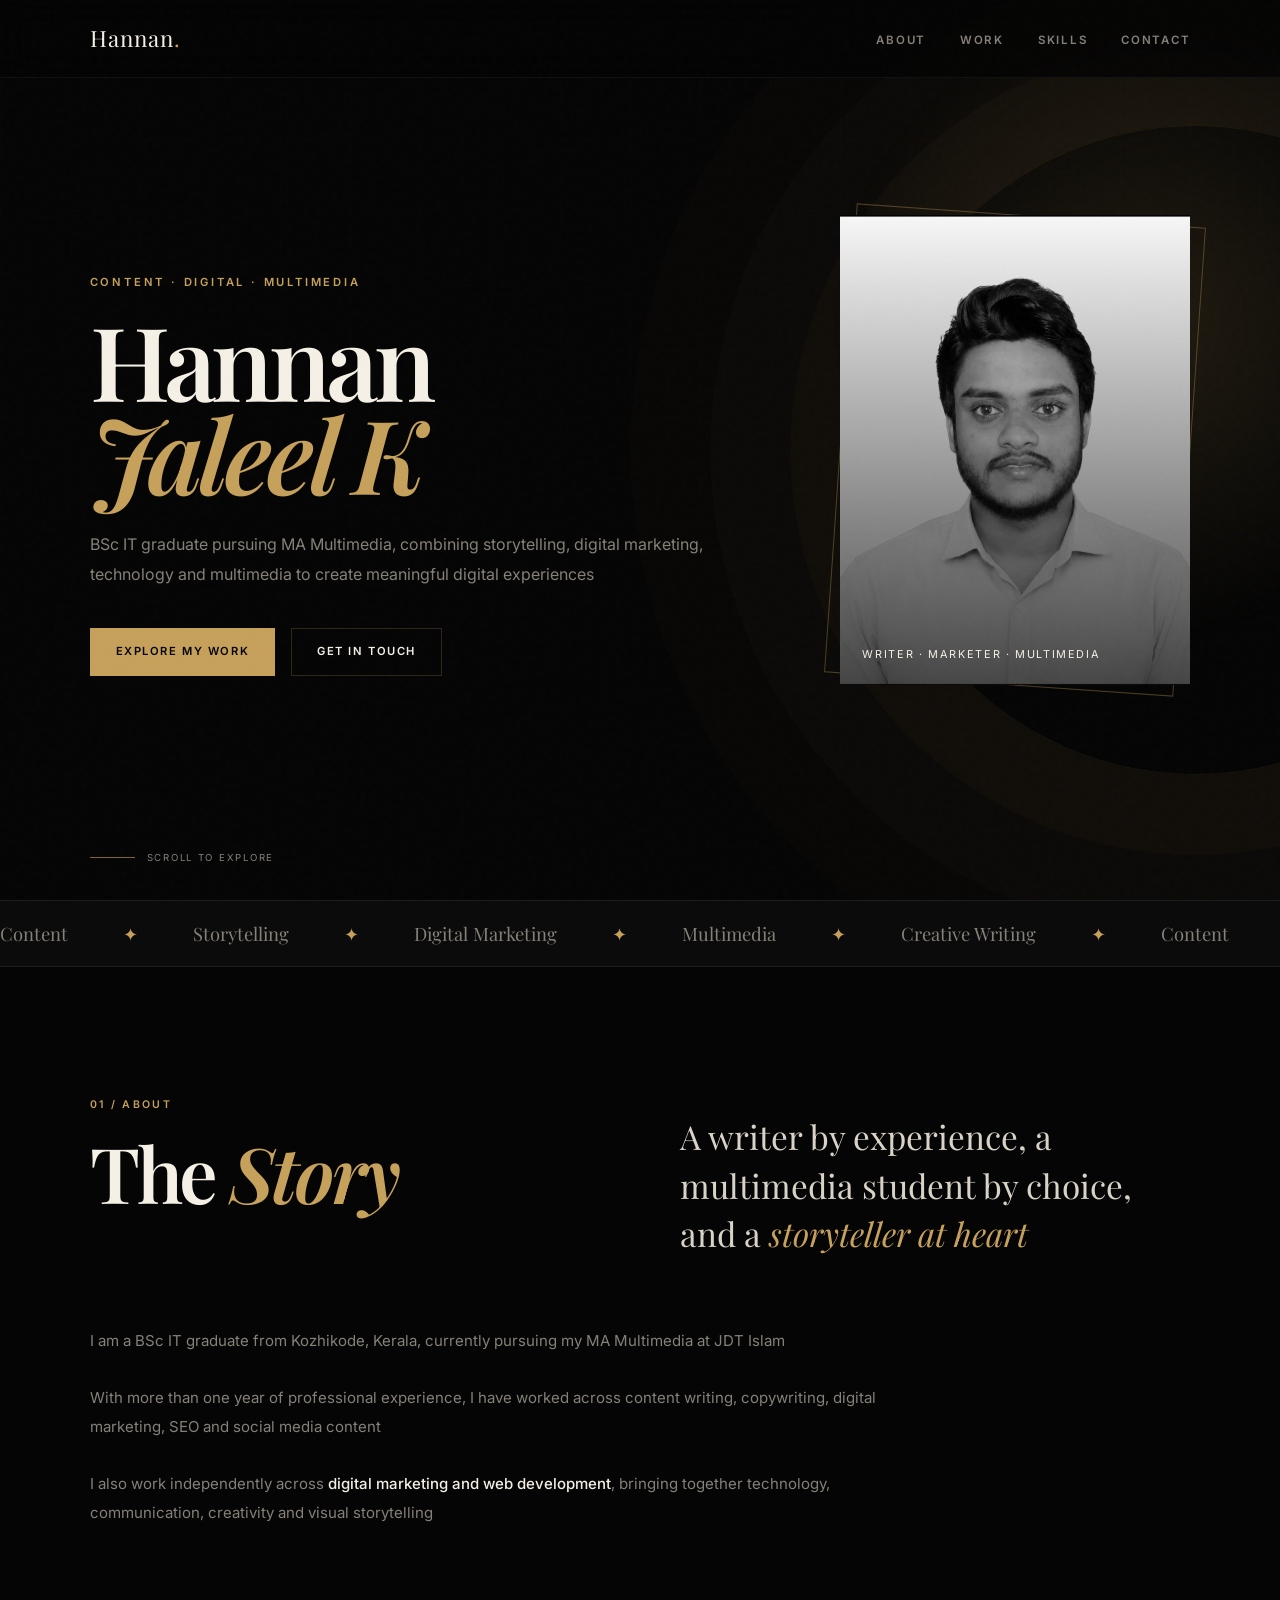
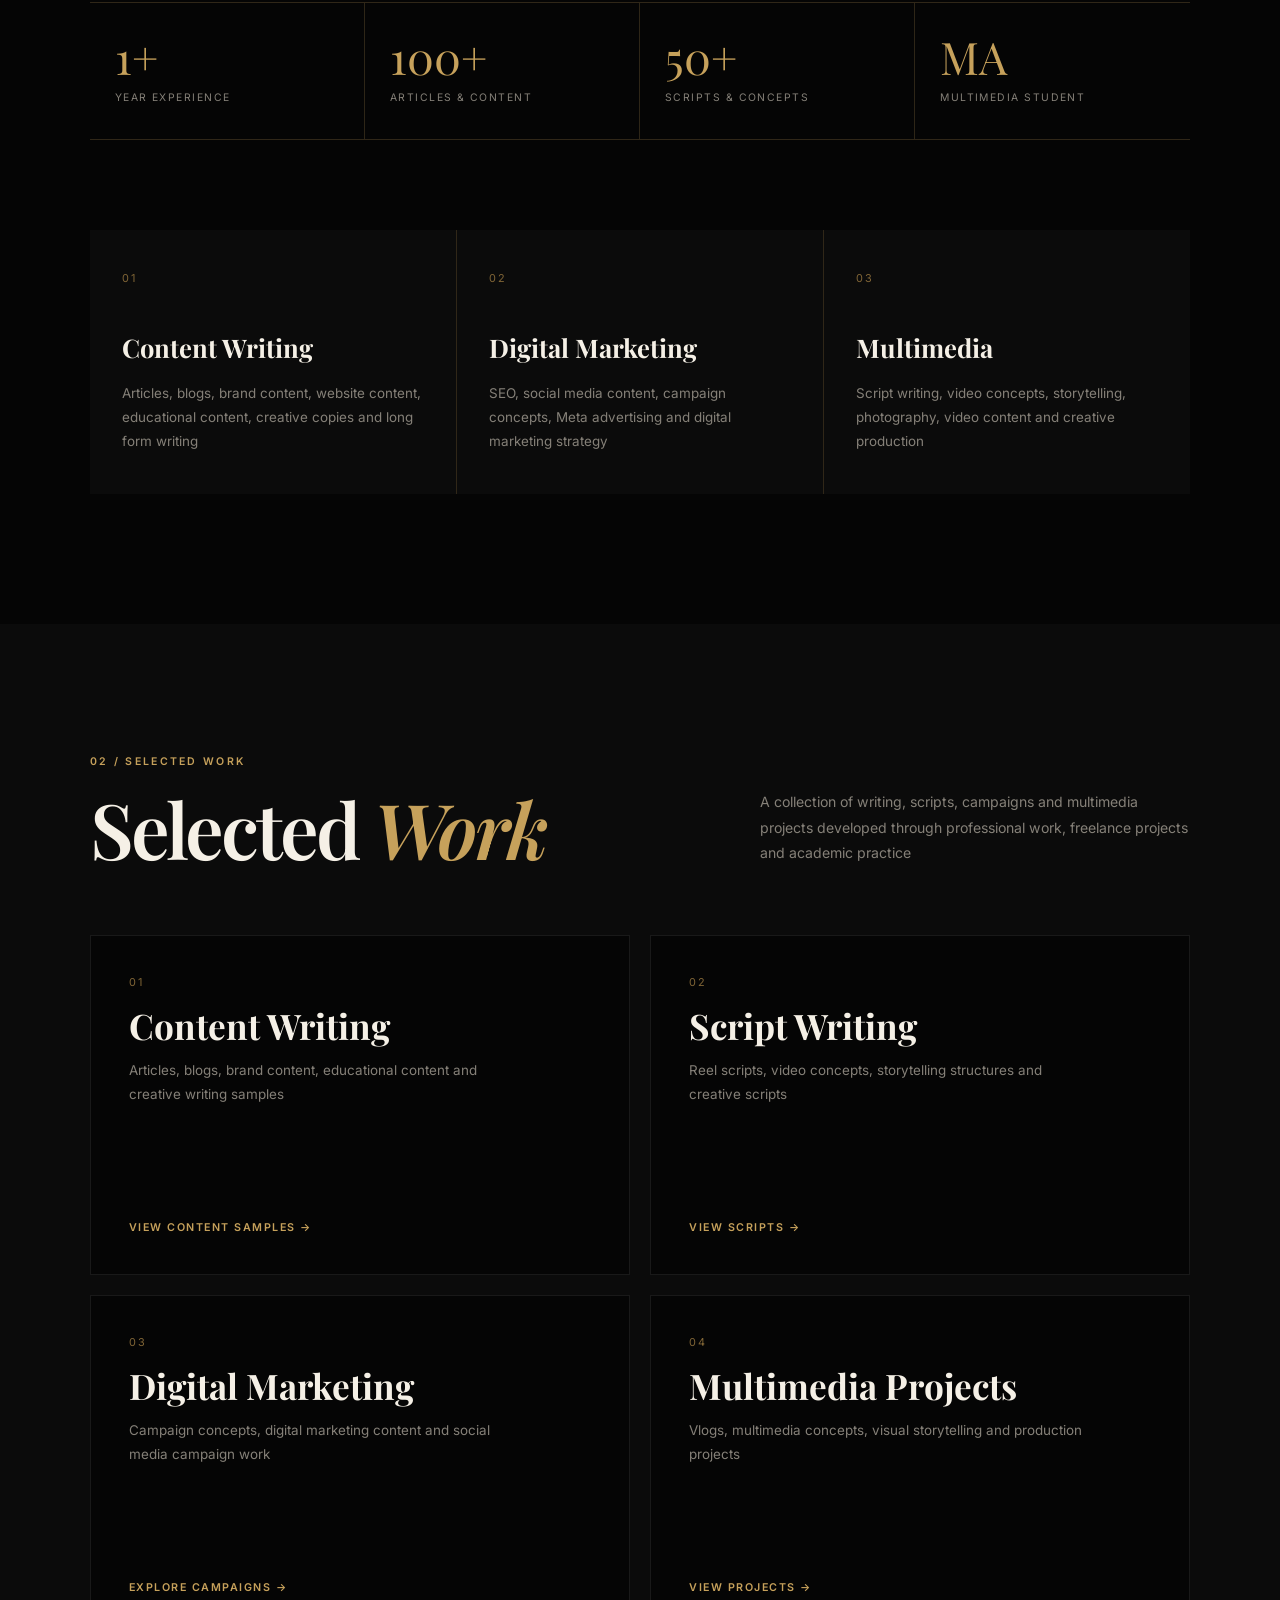
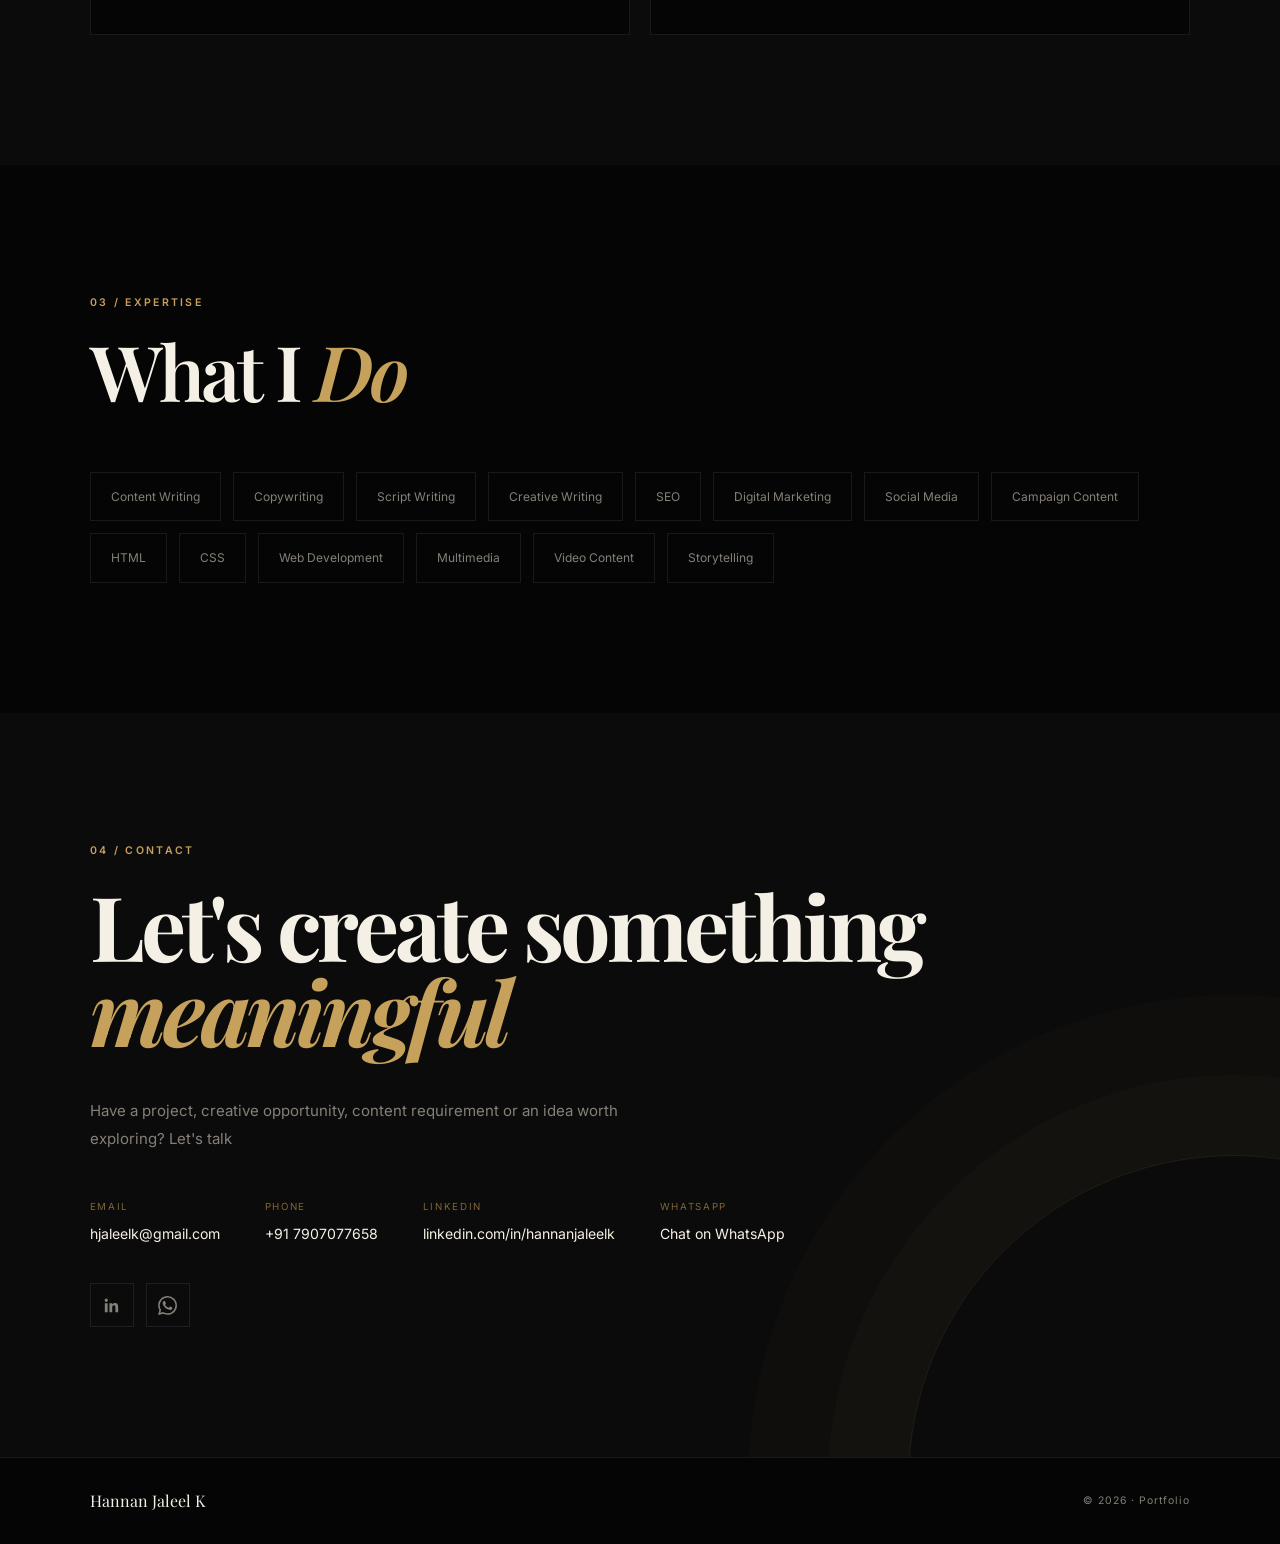
<file: index.html>
<!DOCTYPE html>

<html lang="en">

<head>
<meta charset="UTF-8">
<meta name="viewport" content="width=device-width, initial-scale=1.0">

<title>Hannan Jaleel K | Content Writer | Digital Marketer | Multimedia</title>

<meta name="description" content="Hannan Jaleel K is a Content Writer, Digital Marketer and Multimedia professional from Kozhikode, Kerala">
<meta name="author" content="Hannan Jaleel K">

<link rel="preconnect" href="https://fonts.googleapis.com">
<link rel="preconnect" href="https://fonts.gstatic.com" crossorigin>

<link href="https://fonts.googleapis.com/css2?family=Inter:wght@400;500;600;700&family=Playfair+Display:ital,wght@400;500;600;700&display=swap" rel="stylesheet">

<style>

:root{
    --black:#050505;
    --black2:#0b0b0b;
    --black3:#111111;

    --gold:#c6a15b;
    --gold-light:#e3ca92;
    --gold-dark:#806536;

    --cream:#f5f0e6;
    --text:#d8d2c7;
    --muted:#858078;

    --line:rgba(198,161,91,.22);
    --soft:rgba(255,255,255,.08);
}

*{
    margin:0;
    padding:0;
    box-sizing:border-box;
}

html{
    scroll-behavior:smooth;
}

body{
    background:var(--black);
    color:var(--text);
    font-family:"Inter",sans-serif;
    line-height:1.6;
    overflow-x:hidden;
}

a{
    color:inherit;
    text-decoration:none;
}

::selection{
    background:var(--gold);
    color:var(--black);
}

::-webkit-scrollbar{
    width:7px;
}

::-webkit-scrollbar-track{
    background:var(--black);
}

::-webkit-scrollbar-thumb{
    background:var(--gold-dark);
    border-radius:20px;
}


/* GRAIN */

body::before{
    content:"";
    position:fixed;
    inset:0;
    pointer-events:none;
    z-index:9999;
    opacity:.035;

    background-image:url("data:image/svg+xml,%3Csvg viewBox='0 0 180 180' xmlns='http://www.w3.org/2000/svg'%3E%3Cfilter id='n'%3E%3CfeTurbulence type='fractalNoise' baseFrequency='.9' numOctaves='4' stitchTiles='stitch'/%3E%3C/filter%3E%3Crect width='100%25' height='100%25' filter='url(%23n)' opacity='.45'/%3E%3C/svg%3E");
}


/* NAVIGATION */

nav{
    position:fixed;
    top:0;
    left:0;
    width:100%;
    height:78px;

    display:flex;
    align-items:center;
    justify-content:space-between;

    padding:0 7vw;

    z-index:1000;

    background:rgba(5,5,5,.78);
    backdrop-filter:blur(18px);
    -webkit-backdrop-filter:blur(18px);

    border-bottom:1px solid rgba(255,255,255,.05);

    animation:navReveal 1s ease forwards;
}

.logo{
    font-family:"Playfair Display",serif;
    font-size:1.4rem;
    color:var(--cream);
    letter-spacing:.05em;
}

.logo span{
    color:var(--gold);
}

.nav-links{
    display:flex;
    gap:34px;
    list-style:none;
}

.nav-links a{
    position:relative;

    color:var(--muted);

    font-size:.72rem;
    font-weight:600;
    letter-spacing:.15em;
    text-transform:uppercase;

    transition:.3s ease;
}

.nav-links a::after{
    content:"";

    position:absolute;
    left:0;
    bottom:-7px;

    width:0;
    height:1px;

    background:var(--gold);

    transition:.3s ease;
}

.nav-links a:hover{
    color:var(--gold-light);
}

.nav-links a:hover::after{
    width:100%;
}


/* HERO */

.hero{
    position:relative;
    min-height:100vh;

    display:flex;
    align-items:center;

    padding:140px 7vw 90px;

    overflow:hidden;
}

.hero-grid{
    position:absolute;
    inset:0;

    opacity:.18;

    background-image:
        linear-gradient(rgba(198,161,91,.08) 1px,transparent 1px),
        linear-gradient(90deg,rgba(198,161,91,.08) 1px,transparent 1px);

    background-size:70px 70px;

    mask-image:linear-gradient(to bottom,black,transparent);
    -webkit-mask-image:linear-gradient(to bottom,black,transparent);

    animation:gridMove 20s linear infinite;
}

.hero-light{
    position:absolute;

    width:650px;
    height:650px;

    border-radius:50%;

    background:radial-gradient(
        circle,
        rgba(198,161,91,.15),
        transparent 68%
    );

    filter:blur(10px);

    right:-15%;
    top:0;

    pointer-events:none;
}

.hero-rings{
    position:absolute;

    width:650px;
    height:650px;

    right:-240px;
    top:50%;

    transform:translateY(-50%);

    border:1px solid rgba(198,161,91,.09);
    border-radius:50%;

    box-shadow:
        0 0 0 80px rgba(198,161,91,.025),
        0 0 0 160px rgba(198,161,91,.018),
        0 0 0 240px rgba(198,161,91,.012);

    animation:rotate 35s linear infinite;
}

.hero-content{
    position:relative;
    z-index:3;
    width:62%;
}

.eyebrow{
    color:var(--gold);

    font-size:.7rem;
    font-weight:600;

    letter-spacing:.25em;
    text-transform:uppercase;

    margin-bottom:22px;

    opacity:0;

    animation:fadeUp .8s ease .2s forwards;
}

.hero h1{
    font-family:"Playfair Display",serif;

    font-size:clamp(4rem,8vw,8rem);

    line-height:.9;

    font-weight:600;

    color:var(--cream);

    letter-spacing:-.045em;

    margin-bottom:30px;

    opacity:0;

    animation:fadeUp .9s ease .35s forwards;
}

.hero h1 span{
    display:block;
    color:var(--gold);
    font-style:italic;
}

.hero-description{
    max-width:620px;

    color:var(--muted);

    font-size:1rem;
    line-height:1.9;

    margin-bottom:38px;

    opacity:0;

    animation:fadeUp .9s ease .5s forwards;
}

.hero-buttons{
    display:flex;
    gap:16px;

    opacity:0;

    animation:fadeUp .9s ease .65s forwards;
}

.btn{
    display:inline-flex;
    align-items:center;
    justify-content:center;

    min-height:48px;

    padding:0 25px;

    border:1px solid var(--line);

    font-size:.7rem;
    font-weight:600;

    letter-spacing:.14em;
    text-transform:uppercase;

    transition:.35s ease;
}

.btn-primary{
    background:var(--gold);
    color:var(--black);

    border-color:var(--gold);
}

.btn-primary:hover{
    background:var(--gold-light);
    border-color:var(--gold-light);

    transform:translateY(-3px);
}

.btn-outline{
    color:var(--cream);
}

.btn-outline:hover{
    background:rgba(198,161,91,.08);

    border-color:var(--gold);

    color:var(--gold-light);

    transform:translateY(-3px);
}


/* PROFILE */

.hero-profile{
    position:absolute;

    right:7vw;
    top:50%;

    transform:translateY(-50%);

    width:350px;
    height:470px;

    z-index:2;

    opacity:0;

    animation:profileReveal 1.1s ease .6s forwards;
}

.profile-frame{
    position:absolute;
    inset:0;

    border:1px solid rgba(198,161,91,.35);

    transform:rotate(4deg);

    transition:.5s ease;
}

.hero-profile:hover .profile-frame{
    transform:rotate(0);
}

.profile-pic{
    width:100%;
    height:100%;

    object-fit:cover;

    display:block;

    filter:grayscale(100%) contrast(1.08);

    transition:.5s ease;
}

.hero-profile:hover .profile-pic{
    filter:grayscale(10%) contrast(1.05);
    transform:scale(1.02);
}

.profile-overlay{
    position:absolute;
    inset:0;

    background:linear-gradient(
        to bottom,
        rgba(5,5,5,.03),
        rgba(5,5,5,.72)
    );
}

.profile-caption{
    position:absolute;

    left:22px;
    bottom:22px;

    color:var(--cream);

    font-size:.68rem;

    letter-spacing:.15em;

    text-transform:uppercase;
}


/* SCROLL */

.scroll-indicator{
    position:absolute;

    left:7vw;
    bottom:35px;

    display:flex;
    align-items:center;

    gap:12px;

    color:var(--muted);

    font-size:.6rem;

    letter-spacing:.18em;

    text-transform:uppercase;
}

.scroll-line{
    width:45px;
    height:1px;

    background:var(--gold-dark);

    position:relative;

    overflow:hidden;
}

.scroll-line::after{
    content:"";

    position:absolute;

    left:-100%;
    top:0;

    width:100%;
    height:100%;

    background:var(--gold);

    animation:scrollLine 2s ease-in-out infinite;
}


/* MARQUEE */

.marquee{
    overflow:hidden;

    border-top:1px solid var(--soft);
    border-bottom:1px solid var(--soft);

    padding:18px 0;

    background:var(--black2);
}

.marquee-track{
    width:max-content;

    display:flex;

    gap:55px;

    animation:marquee 28s linear infinite;
}

.marquee-item{
    color:var(--muted);

    font-family:"Playfair Display",serif;

    font-size:1.15rem;

    white-space:nowrap;
}

.marquee-item::after{
    content:"✦";

    color:var(--gold);

    margin-left:55px;
}


/* SECTIONS */

section{
    position:relative;

    padding:130px 7vw;
}

.section-label{
    color:var(--gold);

    font-size:.66rem;
    font-weight:600;

    letter-spacing:.22em;

    text-transform:uppercase;

    margin-bottom:22px;
}

.section-title{
    font-family:"Playfair Display",serif;

    color:var(--cream);

    font-size:clamp(3rem,6vw,6rem);

    line-height:.95;

    letter-spacing:-.04em;

    font-weight:600;
}

.section-title em{
    color:var(--gold);
}


/* REVEAL */

.reveal{
    opacity:0;

    transform:translateY(35px);

    transition:
        opacity .9s ease,
        transform .9s ease;
}

.reveal.visible{
    opacity:1;
    transform:translateY(0);
}


/* ABOUT */

.about{
    background:var(--black);
}

.about-header{
    display:grid;

    grid-template-columns:1fr 1fr;

    gap:80px;

    margin-bottom:70px;
}

.about-intro{
    padding-top:15px;
}

.about-intro p{
    max-width:600px;

    color:var(--text);

    font-family:"Playfair Display",serif;

    font-size:clamp(1.5rem,2.6vw,2.3rem);

    line-height:1.45;
}

.about-intro span{
    color:var(--gold);
    font-style:italic;
}

.about-description{
    color:var(--muted);

    font-size:.94rem;

    line-height:1.9;

    max-width:850px;

    margin-bottom:75px;
}

.about-description strong{
    color:var(--cream);
    font-weight:500;
}


/* STATS */

.stats{
    display:grid;

    grid-template-columns:repeat(4,1fr);

    border-top:1px solid var(--line);
    border-bottom:1px solid var(--line);

    margin-bottom:90px;
}

.stat{
    padding:32px 25px;

    border-right:1px solid var(--line);
}

.stat:last-child{
    border-right:none;
}

.stat-number{
    color:var(--gold);

    font-family:"Playfair Display",serif;

    font-size:2.8rem;

    line-height:1;

    margin-bottom:10px;
}

.stat-label{
    color:var(--muted);

    font-size:.65rem;

    letter-spacing:.14em;

    text-transform:uppercase;
}


/* EXPERIENCE */

.experience{
    display:grid;

    grid-template-columns:repeat(3,1fr);

    gap:1px;

    background:var(--line);
}

.experience-card{
    background:var(--black2);

    padding:40px 32px;

    min-height:240px;

    transition:.4s ease;
}

.experience-card:hover{
    background:var(--black3);

    transform:translateY(-6px);
}

.experience-number{
    color:var(--gold-dark);

    font-size:.68rem;

    letter-spacing:.18em;

    margin-bottom:40px;
}

.experience-card h3{
    color:var(--cream);

    font-family:"Playfair Display",serif;

    font-size:1.6rem;

    margin-bottom:13px;
}

.experience-card p{
    color:var(--muted);

    font-size:.84rem;

    line-height:1.8;
}


/* WORK */

.work{
    background:var(--black2);
}

.work-header{
    display:flex;

    align-items:flex-end;
    justify-content:space-between;

    gap:50px;

    margin-bottom:70px;
}

.work-header p{
    max-width:430px;

    color:var(--muted);

    font-size:.88rem;

    line-height:1.8;
}

.work-grid{
    display:grid;

    grid-template-columns:repeat(2,1fr);

    gap:20px;
}

.work-card{
    position:relative;

    min-height:340px;

    padding:38px;

    border:1px solid var(--soft);

    background:var(--black);

    overflow:hidden;

    display:flex;

    flex-direction:column;

    justify-content:space-between;

    transition:
        transform .4s ease,
        border-color .4s ease;
}

.work-card::before{
    content:"";

    position:absolute;

    left:0;
    bottom:0;

    width:100%;
    height:2px;

    background:var(--gold);

    transform:scaleX(0);

    transform-origin:left;

    transition:.5s ease;
}

.work-card:hover{
    transform:translateY(-8px);

    border-color:var(--line);
}

.work-card:hover::before{
    transform:scaleX(1);
}

.work-number{
    color:var(--gold-dark);

    font-size:.68rem;

    letter-spacing:.18em;
}

.work-card h3{
    color:var(--cream);

    font-family:"Playfair Display",serif;

    font-size:2.2rem;

    line-height:1.1;

    margin:15px 0 12px;
}

.work-card p{
    color:var(--muted);

    max-width:400px;

    font-size:.84rem;

    line-height:1.8;
}

.work-link{
    display:inline-flex;

    align-items:center;

    gap:12px;

    margin-top:25px;

    color:var(--gold);

    font-size:.67rem;

    font-weight:600;

    letter-spacing:.14em;

    text-transform:uppercase;

    transition:.3s ease;
}

.work-link:hover{
    gap:18px;

    color:var(--gold-light);
}


/* SKILLS */

.skills{
    background:var(--black);
}

.skills-header{
    margin-bottom:65px;
}

.skills-grid{
    display:flex;

    flex-wrap:wrap;

    gap:12px;
}

.skill{
    padding:14px 20px;

    border:1px solid var(--soft);

    color:var(--muted);

    font-size:.75rem;

    transition:.35s ease;
}

.skill:hover{
    background:rgba(198,161,91,.08);

    border-color:var(--gold);

    color:var(--gold-light);

    transform:translateY(-4px);
}


/* CONTACT */

.contact{
    background:var(--black2);

    overflow:hidden;
}

.contact::before{
    content:"";

    position:absolute;

    width:650px;
    height:650px;

    border-radius:50%;

    right:-280px;
    bottom:-350px;

    border:1px solid rgba(198,161,91,.12);

    box-shadow:
        0 0 0 80px rgba(198,161,91,.025),
        0 0 0 160px rgba(198,161,91,.018);
}

.contact-content{
    position:relative;
    z-index:2;
}

.contact-title{
    max-width:900px;

    font-family:"Playfair Display",serif;

    color:var(--cream);

    font-size:clamp(3rem,7vw,7rem);

    line-height:.95;

    letter-spacing:-.045em;

    margin-bottom:45px;
}

.contact-title em{
    color:var(--gold);
}

.contact-text{
    max-width:570px;

    color:var(--muted);

    font-size:.94rem;

    line-height:1.9;

    margin-bottom:45px;
}

.contact-details{
    display:flex;

    flex-wrap:wrap;

    gap:45px;
}

.contact-item{
    display:flex;

    flex-direction:column;

    gap:8px;
}

.contact-label{
    color:var(--gold-dark);

    font-size:.61rem;

    letter-spacing:.17em;

    text-transform:uppercase;
}

.contact-item a{
    color:var(--cream);

    font-size:.88rem;

    transition:.3s ease;
}

.contact-item a:hover{
    color:var(--gold);
}


/* SOCIAL BUTTONS */

.social-links{
    display:flex;

    gap:12px;

    margin-top:38px;
}

.social{
    display:inline-flex;

    align-items:center;
    justify-content:center;

    width:44px;
    height:44px;

    border:1px solid var(--soft);

    color:var(--muted);

    transition:.3s ease;
}

.social:hover{
    border-color:var(--gold);

    color:var(--gold);

    transform:translateY(-4px);
}

.social svg{
    width:19px;
    height:19px;
    fill:currentColor;
}


/* FOOTER */

footer{
    display:flex;

    align-items:center;

    justify-content:space-between;

    gap:30px;

    padding:30px 7vw;

    background:var(--black);

    border-top:1px solid var(--soft);
}

.footer-name{
    color:var(--cream);

    font-family:"Playfair Display",serif;

    font-size:1rem;
}

.footer-copy{
    color:var(--muted);

    font-size:.65rem;

    letter-spacing:.1em;
}


/* ANIMATIONS */

@keyframes fadeUp{

    from{
        opacity:0;
        transform:translateY(35px);
    }

    to{
        opacity:1;
        transform:translateY(0);
    }

}

@keyframes profileReveal{

    from{
        opacity:0;
        transform:translateY(-50%) translateX(60px);
    }

    to{
        opacity:1;
        transform:translateY(-50%) translateX(0);
    }

}

@keyframes navReveal{

    from{
        opacity:0;
        transform:translateY(-15px);
    }

    to{
        opacity:1;
        transform:translateY(0);
    }

}

@keyframes rotate{

    from{
        transform:translateY(-50%) rotate(0deg);
    }

    to{
        transform:translateY(-50%) rotate(360deg);
    }

}

@keyframes gridMove{

    from{
        background-position:0 0;
    }

    to{
        background-position:70px 70px;
    }

}

@keyframes scrollLine{

    0%{
        left:-100%;
    }

    50%{
        left:0;
    }

    100%{
        left:100%;
    }

}

@keyframes marquee{

    from{
        transform:translateX(0);
    }

    to{
        transform:translateX(-50%);
    }

}


/* MOBILE */

@media(max-width:900px){

    nav{
        padding:0 5vw;
    }

    .nav-links{
        gap:18px;
    }

    .hero{
        padding-left:6vw;
        padding-right:6vw;
    }

    .hero-content{
        width:100%;
        max-width:650px;
    }

    .hero-profile{
        opacity:.18;
        right:-90px;
    }

    .about-header{
        grid-template-columns:1fr;
        gap:25px;
    }

    .stats{
        grid-template-columns:repeat(2,1fr);
    }

    .stat:nth-child(2){
        border-right:none;
    }

    .stat:nth-child(3),
    .stat:nth-child(4){
        border-top:1px solid var(--line);
    }

    .experience{
        grid-template-columns:1fr;
    }

    .work-header{
        flex-direction:column;
        align-items:flex-start;
    }

}

@media(max-width:800px){

    nav{
        height:70px;
    }

    .nav-links{
        display:none;
    }

    .hero{
        min-height:100svh;

        padding:120px 6vw 80px;
    }

    .hero-profile{
        display:none;
    }

    .hero h1{
        font-size:clamp(3.5rem,16vw,6rem);
    }

    .hero-description{
        font-size:.9rem;
    }

    .hero-buttons{
        flex-wrap:wrap;
    }

    section{
        padding:90px 6vw;
    }

    .section-title{
        font-size:clamp(3rem,15vw,5rem);
    }

    .about-header{
        margin-bottom:60px;
    }

    .stats{
        margin-bottom:60px;
    }

    .work-grid{
        grid-template-columns:1fr;
    }

    .work-card{
        min-height:300px;
    }

    .contact-details{
        flex-direction:column;
        gap:28px;
    }

    footer{
        flex-direction:column;
        align-items:flex-start;
    }

}

@media(max-width:500px){

    .hero-buttons{
        flex-direction:column;
        align-items:flex-start;
    }

    .btn{
        width:100%;
    }

    .stats{
        grid-template-columns:1fr;
    }

    .stat{
        border-right:none !important;
        border-bottom:1px solid var(--line);
    }

    .stat:last-child{
        border-bottom:none;
    }

    .work-card{
        padding:28px;
    }

    .work-card h3{
        font-size:1.8rem;
    }

}

@media(prefers-reduced-motion:reduce){

    *,
    *::before,
    *::after{
        animation-duration:.01ms !important;
        animation-iteration-count:1 !important;
        transition-duration:.01ms !important;
    }

}

</style>

</head>

<body>

<nav>

<a href="#home" class="logo">
Hannan<span>.</span>
</a>

<ul class="nav-links">

<li><a href="#about">About</a></li>
<li><a href="#work">Work</a></li>
<li><a href="#skills">Skills</a></li>
<li><a href="#contact">Contact</a></li>

</ul>

</nav>

<main>

<section class="hero" id="home">

<div class="hero-grid"></div>
<div class="hero-light"></div>
<div class="hero-rings"></div>

<div class="hero-content">

<div class="eyebrow">
Content · Digital · Multimedia
</div>

<h1>
Hannan
<span>Jaleel K</span>
</h1>

<p class="hero-description">
BSc IT graduate pursuing MA Multimedia, combining storytelling, digital marketing, technology and multimedia to create meaningful digital experiences
</p>

<div class="hero-buttons">

<a href="#work" class="btn btn-primary">
Explore My Work
</a>

<a href="#contact" class="btn btn-outline">
Get In Touch
</a>

</div>

</div>

<div class="hero-profile">

<div class="profile-frame"></div>

<img
src="Profile%20pic.jpeg"
alt="Hannan Jaleel K"
class="profile-pic"

>

<div class="profile-overlay"></div>

<div class="profile-caption">
Writer · Marketer · Multimedia
</div>

</div>

<div class="scroll-indicator">

<div class="scroll-line"></div>

Scroll to explore

</div>

</section>

<div class="marquee">

<div class="marquee-track">

<div class="marquee-item">Content</div>
<div class="marquee-item">Storytelling</div>
<div class="marquee-item">Digital Marketing</div>
<div class="marquee-item">Multimedia</div>
<div class="marquee-item">Creative Writing</div>

<div class="marquee-item">Content</div>
<div class="marquee-item">Storytelling</div>
<div class="marquee-item">Digital Marketing</div>
<div class="marquee-item">Multimedia</div>
<div class="marquee-item">Creative Writing</div>

</div>

</div>

<section class="about" id="about">

<div class="about-header">

<div class="reveal">

<div class="section-label">
01 / About
</div>

<h2 class="section-title">
The <em>Story</em>
</h2>

</div>

<div class="about-intro reveal">

<p>
A writer by experience, a multimedia student by choice, and a <span>storyteller at heart</span>
</p>

</div>

</div>

<div class="about-description reveal">

<p>
I am a BSc IT graduate from Kozhikode, Kerala, currently pursuing my MA Multimedia at JDT Islam
</p>

<br>

<p>
With more than one year of professional experience, I have worked across content writing, copywriting, digital marketing, SEO and social media content
</p>

<br>

<p>
I also work independently across <strong>digital marketing and web development</strong>, bringing together technology, communication, creativity and visual storytelling
</p>

</div>

<div class="stats reveal">

<div class="stat">

<div class="stat-number">
1+
</div>

<div class="stat-label">
Year Experience
</div>

</div>

<div class="stat">

<div class="stat-number">
100+
</div>

<div class="stat-label">
Articles & Content
</div>

</div>

<div class="stat">

<div class="stat-number">
50+
</div>

<div class="stat-label">
Scripts & Concepts
</div>

</div>

<div class="stat">

<div class="stat-number">
MA
</div>

<div class="stat-label">
Multimedia Student
</div>

</div>

</div>

<div class="experience">

<div class="experience-card reveal">

<div class="experience-number">
01
</div>

<h3>
Content Writing
</h3>

<p>
Articles, blogs, brand content, website content, educational content, creative copies and long form writing
</p>

</div>

<div class="experience-card reveal">

<div class="experience-number">
02
</div>

<h3>
Digital Marketing
</h3>

<p>
SEO, social media content, campaign concepts, Meta advertising and digital marketing strategy
</p>

</div>

<div class="experience-card reveal">

<div class="experience-number">
03
</div>

<h3>
Multimedia
</h3>

<p>
Script writing, video concepts, storytelling, photography, video content and creative production
</p>

</div>

</div>

</section>

<section class="work" id="work">

<div class="work-header">

<div class="reveal">

<div class="section-label">
02 / Selected Work
</div>

<h2 class="section-title">
Selected <em>Work</em>
</h2>

</div>

<p class="reveal">
A collection of writing, scripts, campaigns and multimedia projects developed through professional work, freelance projects and academic practice
</p>

</div>

<div class="work-grid">

<article class="work-card reveal">

<div>

<div class="work-number">
01
</div>

<h3>
Content Writing
</h3>

<p>
Articles, blogs, brand content, educational content and creative writing samples
</p>

</div>

<a
href="pdf-viewer.html?file=content"
class="work-link"

>

View Content Samples → </a>

</article>

<article class="work-card reveal">

<div>

<div class="work-number">
02
</div>

<h3>
Script Writing
</h3>

<p>
Reel scripts, video concepts, storytelling structures and creative scripts
</p>

</div>

<a
href="pdf-viewer.html?file=script"
class="work-link"

>

View Scripts → </a>

</article>

<article class="work-card reveal">

<div>

<div class="work-number">
03
</div>

<h3>
Digital Marketing
</h3>

<p>
Campaign concepts, digital marketing content and social media campaign work
</p>

</div>

<a
href="pdf-viewer.html?file=marketing"
class="work-link"

>

Explore Campaigns → </a>

</article>

<article class="work-card reveal">

<div>

<div class="work-number">
04
</div>

<h3>
Multimedia Projects
</h3>

<p>
Vlogs, multimedia concepts, visual storytelling and production projects
</p>

</div>

<a
href="pdf-viewer.html?file=multimedia"
class="work-link"

>

View Projects → </a>

</article>

</div>

</section>

<section class="skills" id="skills">

<div class="skills-header reveal">

<div class="section-label">
03 / Expertise
</div>

<h2 class="section-title">
What I <em>Do</em>
</h2>

</div>

<div class="skills-grid reveal">

<div class="skill">Content Writing</div>
<div class="skill">Copywriting</div>
<div class="skill">Script Writing</div>
<div class="skill">Creative Writing</div>
<div class="skill">SEO</div>
<div class="skill">Digital Marketing</div>
<div class="skill">Social Media</div>
<div class="skill">Campaign Content</div>
<div class="skill">HTML</div>
<div class="skill">CSS</div>
<div class="skill">Web Development</div>
<div class="skill">Multimedia</div>
<div class="skill">Video Content</div>
<div class="skill">Storytelling</div>

</div>

</section>

<section class="contact" id="contact">

<div class="contact-content">

<div class="section-label reveal">
04 / Contact
</div>

<h2 class="contact-title reveal">
Let's create something <em>meaningful</em>
</h2>

<p class="contact-text reveal">
Have a project, creative opportunity, content requirement or an idea worth exploring? Let's talk
</p>

<div class="contact-details reveal">

<div class="contact-item">

<div class="contact-label">
Email
</div>

<a href="mailto:hjaleelk@gmail.com">
hjaleelk@gmail.com
</a>

</div>

<div class="contact-item">

<div class="contact-label">
Phone
</div>

<a href="tel:+917907077658">
+91 7907077658
</a>

</div>

<div class="contact-item">

<div class="contact-label">
LinkedIn
</div>

<a
href="https://www.linkedin.com/in/hannanjaleelk"
target="_blank"
rel="noopener noreferrer"

>

linkedin.com/in/hannanjaleelk </a>

</div>

<div class="contact-item">

<div class="contact-label">
WhatsApp
</div>

<a
href="https://wa.me/917907077658"
target="_blank"
rel="noopener noreferrer"

>

Chat on WhatsApp </a>

</div>

</div>

<div class="social-links reveal">

<a
class="social"
href="https://www.linkedin.com/in/hannanjaleelk"
target="_blank"
rel="noopener noreferrer"
aria-label="LinkedIn"

>

<svg viewBox="0 0 24 24">
<path d="M20.45 20.45h-3.55v-5.57c0-1.33-.03-3.04-1.85-3.04-1.85 0-2.14 1.45-2.14 2.94v5.67H9.36V9h3.41v1.56h.05c.47-.9 1.63-1.85 3.36-1.85 3.59 0 4.25 2.36 4.25 5.43v6.31zM5.34 7.43a2.06 2.06 0 1 1 0-4.12 2.06 2.06 0 0 1 0 4.12zM3.56 20.45h3.56V9H3.56v11.45z"/>
</svg>

</a>

<a
class="social"
href="https://wa.me/917907077658"
target="_blank"
rel="noopener noreferrer"
aria-label="WhatsApp"

>

<svg viewBox="0 0 24 24">
<path d="M20.52 3.48A11.83 11.83 0 0 0 12.08 0C5.53 0 .2 5.33.2 11.88c0 2.09.55 4.13 1.6 5.92L.1 24l6.34-1.66a11.83 11.83 0 0 0 5.64 1.43h.01c6.55 0 11.88-5.33 11.88-11.88 0-3.17-1.23-6.15-3.45-8.41zM12.09 21.76h-.01a9.87 9.87 0 0 1-5.03-1.38l-.36-.21-3.76.98 1-3.66-.23-.38a9.88 9.88 0 1 1 8.39 4.65zm5.43-7.42c-.3-.15-1.77-.87-2.05-.97-.28-.1-.48-.15-.68.15-.2.3-.77.97-.95 1.17-.17.2-.35.22-.65.07-.3-.15-1.26-.46-2.4-1.47-.89-.79-1.49-1.77-1.67-2.07-.17-.3-.02-.46.13-.61.13-.13.3-.35.45-.52.15-.17.2-.3.3-.5.1-.2.05-.37-.03-.52-.07-.15-.68-1.64-.93-2.25-.25-.6-.5-.52-.68-.53h-.58c-.2 0-.52.07-.8.37-.28.3-1.05 1.03-1.05 2.51s1.08 2.91 1.23 3.11c.15.2 2.13 3.25 5.16 4.56.72.31 1.28.5 1.72.64.72.23 1.38.2 1.9.12.58-.09 1.77-.72 2.02-1.42.25-.7.25-1.3.17-1.42-.07-.12-.27-.2-.57-.35z"/>
</svg>

</a>

</div>

</div>

</section>

</main>

<footer>

<div class="footer-name">
Hannan Jaleel K
</div>

<div class="footer-copy">
© 2026 · Portfolio
</div>

</footer>

<script>

/* SCROLL REVEAL */

const revealElements =
document.querySelectorAll(".reveal");

const revealObserver =
new IntersectionObserver(

(entries, observer) => {

entries.forEach(entry => {

if(entry.isIntersecting){

entry.target.classList.add("visible");

observer.unobserve(entry.target);

}

});

},

{
threshold:.12
}

);

revealElements.forEach(element => {
revealObserver.observe(element);
});


/* HERO PARALLAX */

const hero =
document.querySelector(".hero");

const heroLight =
document.querySelector(".hero-light");

const heroRings =
document.querySelector(".hero-rings");


if(window.innerWidth > 800){

hero.addEventListener("mousemove", event => {

const x =
(event.clientX / window.innerWidth) - .5;

const y =
(event.clientY / window.innerHeight) - .5;

heroLight.style.transform =
`translate(${x * 70}px, ${y * 40}px)`;

heroRings.style.marginLeft =
`${x * 20}px`;

heroRings.style.marginTop =
`${y * 15}px`;

});

}

</script>

</body>
</html>
</file>
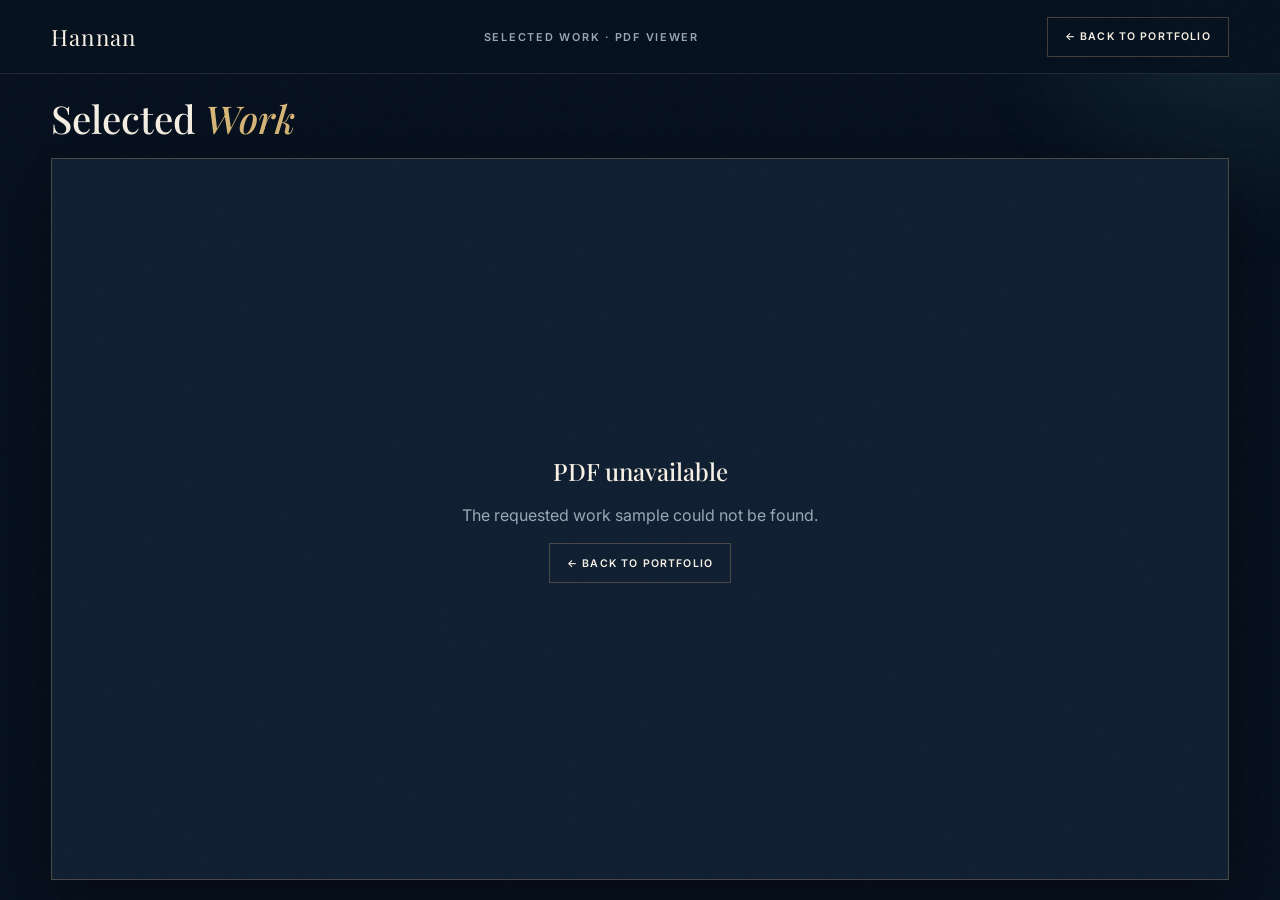
<file: pdf-viewer.html>
<!DOCTYPE html>
<html lang="en">
<head>
<meta charset="UTF-8">
<meta name="viewport" content="width=device-width, initial-scale=1.0">
<title>Portfolio Work | Hannan Jaleel K</title>
<link rel="preconnect" href="https://fonts.googleapis.com">
<link rel="preconnect" href="https://fonts.gstatic.com" crossorigin>
<link href="https://fonts.googleapis.com/css2?family=Inter:wght@400;500;600;700&family=Playfair+Display:ital,wght@400;500;600;700&display=swap" rel="stylesheet">
<style>
:root{
    --ink:#07111f;
    --ink-soft:#0d1a2a;
    --ink-panel:#101f31;
    --champagne:#d8b878;
    --champagne-light:#f0dca8;
    --champagne-dark:#917545;
    --ivory:#f7f1e5;
    --slate:#9aa7b5;
    --line:rgba(216,184,120,.28);
    --soft:rgba(247,241,229,.1);
    --teal:rgba(93,164,164,.16);
}
*{margin:0;padding:0;box-sizing:border-box}
html,body{width:100%;height:100%;background:var(--ink);color:var(--ivory);font-family:"Inter",sans-serif}
body{overflow:hidden;position:relative}
body::before{
    content:"";position:fixed;inset:0;pointer-events:none;z-index:10;opacity:.035;
    background-image:url("data:image/svg+xml,%3Csvg viewBox='0 0 180 180' xmlns='http://www.w3.org/2000/svg'%3E%3Cfilter id='n'%3E%3CfeTurbulence type='fractalNoise' baseFrequency='.9' numOctaves='4' stitchTiles='stitch'/%3E%3C/filter%3E%3Crect width='100%25' height='100%25' filter='url(%23n)' opacity='.45'/%3E%3C/svg%3E");
}
body::after{
    content:"";position:fixed;width:42vw;height:42vw;right:-18vw;top:-22vw;border-radius:50%;
    background:radial-gradient(circle,var(--teal),transparent 68%);filter:blur(28px);pointer-events:none;
    animation:ambientGlow 12s ease-in-out infinite alternate;
}
.viewer-header{
    height:74px;padding:0 4vw;display:flex;align-items:center;justify-content:space-between;gap:20px;
    background:rgba(7,17,31,.94);border-bottom:1px solid var(--soft);position:relative;z-index:2;
}
.logo{font-family:"Playfair Display",serif;font-size:1.4rem;letter-spacing:.05em;color:var(--ivory);text-decoration:none}
.viewer-title{color:var(--slate);font-size:.68rem;font-weight:600;letter-spacing:.16em;text-transform:uppercase;text-align:center}
.back-button,.open-button{
    display:inline-flex;align-items:center;justify-content:center;min-height:40px;padding:0 17px;
    border:1px solid var(--line);color:var(--ivory);font-size:.66rem;font-weight:600;
    letter-spacing:.11em;text-transform:uppercase;text-decoration:none;transition:.35s ease;white-space:nowrap;
}
.back-button:hover,.open-button:hover{border-color:var(--champagne);color:var(--champagne-light);background:rgba(216,184,120,.1);transform:translateY(-2px)}
.viewer-main{height:calc(100vh - 74px);padding:18px 4vw 20px;display:flex;flex-direction:column;gap:14px;position:relative;z-index:1}
.viewer-info{display:flex;align-items:center;justify-content:space-between;gap:20px;flex:0 0 auto}
.viewer-info h1{font-family:"Playfair Display",serif;color:var(--ivory);font-size:clamp(1.5rem,3vw,2.4rem);font-weight:500}
.viewer-info h1 em{color:var(--champagne);font-style:italic}
.pdf-shell{position:relative;flex:1;min-height:0;border:1px solid var(--line);background:var(--ink-panel);box-shadow:0 18px 60px rgba(0,0,0,.4);overflow:hidden}
.pdf-shell::before{
    content:"";position:absolute;top:0;left:-35%;width:28%;height:1px;z-index:1;
    background:linear-gradient(90deg,transparent,var(--champagne-light),transparent);
    animation:sheen 8s ease-in-out infinite;pointer-events:none;
}
#pdf-frame{display:block;width:100%;height:100%;border:0;background:#fff}
.error{display:none;height:100%;align-items:center;justify-content:center;flex-direction:column;gap:18px;text-align:center;padding:30px;color:var(--slate)}
.error strong{color:var(--ivory);font-family:"Playfair Display",serif;font-size:1.5rem;font-weight:500}
@keyframes sheen{0%,25%{left:-35%;opacity:0}40%{opacity:1}72%,100%{left:110%;opacity:0}}
@keyframes ambientGlow{from{transform:translate3d(0,0,0) scale(1)}to{transform:translate3d(-3vw,3vw,0) scale(1.08)}}
@media(max-width:650px){
    body{overflow:auto}.viewer-header{height:68px;padding:0 5vw}.viewer-title{display:none}
    .viewer-main{height:calc(100vh - 68px);padding:16px 3vw}.viewer-info{align-items:flex-start;flex-direction:column;gap:12px}
    .open-button{align-self:flex-start}.pdf-shell{min-height:calc(100vh - 155px)}
}
@media(prefers-reduced-motion:reduce){*{animation:none!important;transition-duration:.01ms!important}}
</style>
</head>
<body>
<header class="viewer-header">
<a href="index.html" class="logo">Hannan</a>
<div class="viewer-title">Selected Work · PDF Viewer</div>
<a href="index.html" class="back-button">← Back to Portfolio</a>
</header>
<main class="viewer-main">
<div class="viewer-info">
<h1 id="pdf-title">Selected <em>Work</em></h1>
<a id="open-pdf" class="open-button" href="#" target="_blank" rel="noopener noreferrer">Open PDF ↗</a>
</div>
<div class="pdf-shell">
<iframe id="pdf-frame" title="Portfolio PDF"></iframe>
<div id="pdf-error" class="error"><strong>PDF unavailable</strong><span>The requested work sample could not be found.</span><a href="index.html" class="back-button">← Back to Portfolio</a></div>
</div>
</main>
<script>
const files={
 content:{title:'Content <em>Writing</em>',file:'Talrop/News Paper content .pdf'},
 script:{title:'Script <em>Writing</em>',file:'Talrop/Reel Script .pdf'},
 marketing:{title:'Digital <em>Marketing</em>',file:'Talrop/Digital marketing campaigns script .pdf'},
 multimedia:{title:'Multimedia <em>Projects</em>',file:'Talrop/Talrop@Trivandrum District-Vlog.pdf'}
};
const selected=files[new URLSearchParams(location.search).get('file')];
const frame=document.getElementById('pdf-frame');
const openPdf=document.getElementById('open-pdf');
const title=document.getElementById('pdf-title');
const error=document.getElementById('pdf-error');
if(selected){
 const pdfUrl=encodeURI(selected.file);
 title.innerHTML=selected.title;
 frame.src=pdfUrl;
 openPdf.href=pdfUrl;
}else{
 frame.style.display='none';
 openPdf.style.display='none';
 error.style.display='flex';
}
</script>
</body>
</html>
</file>
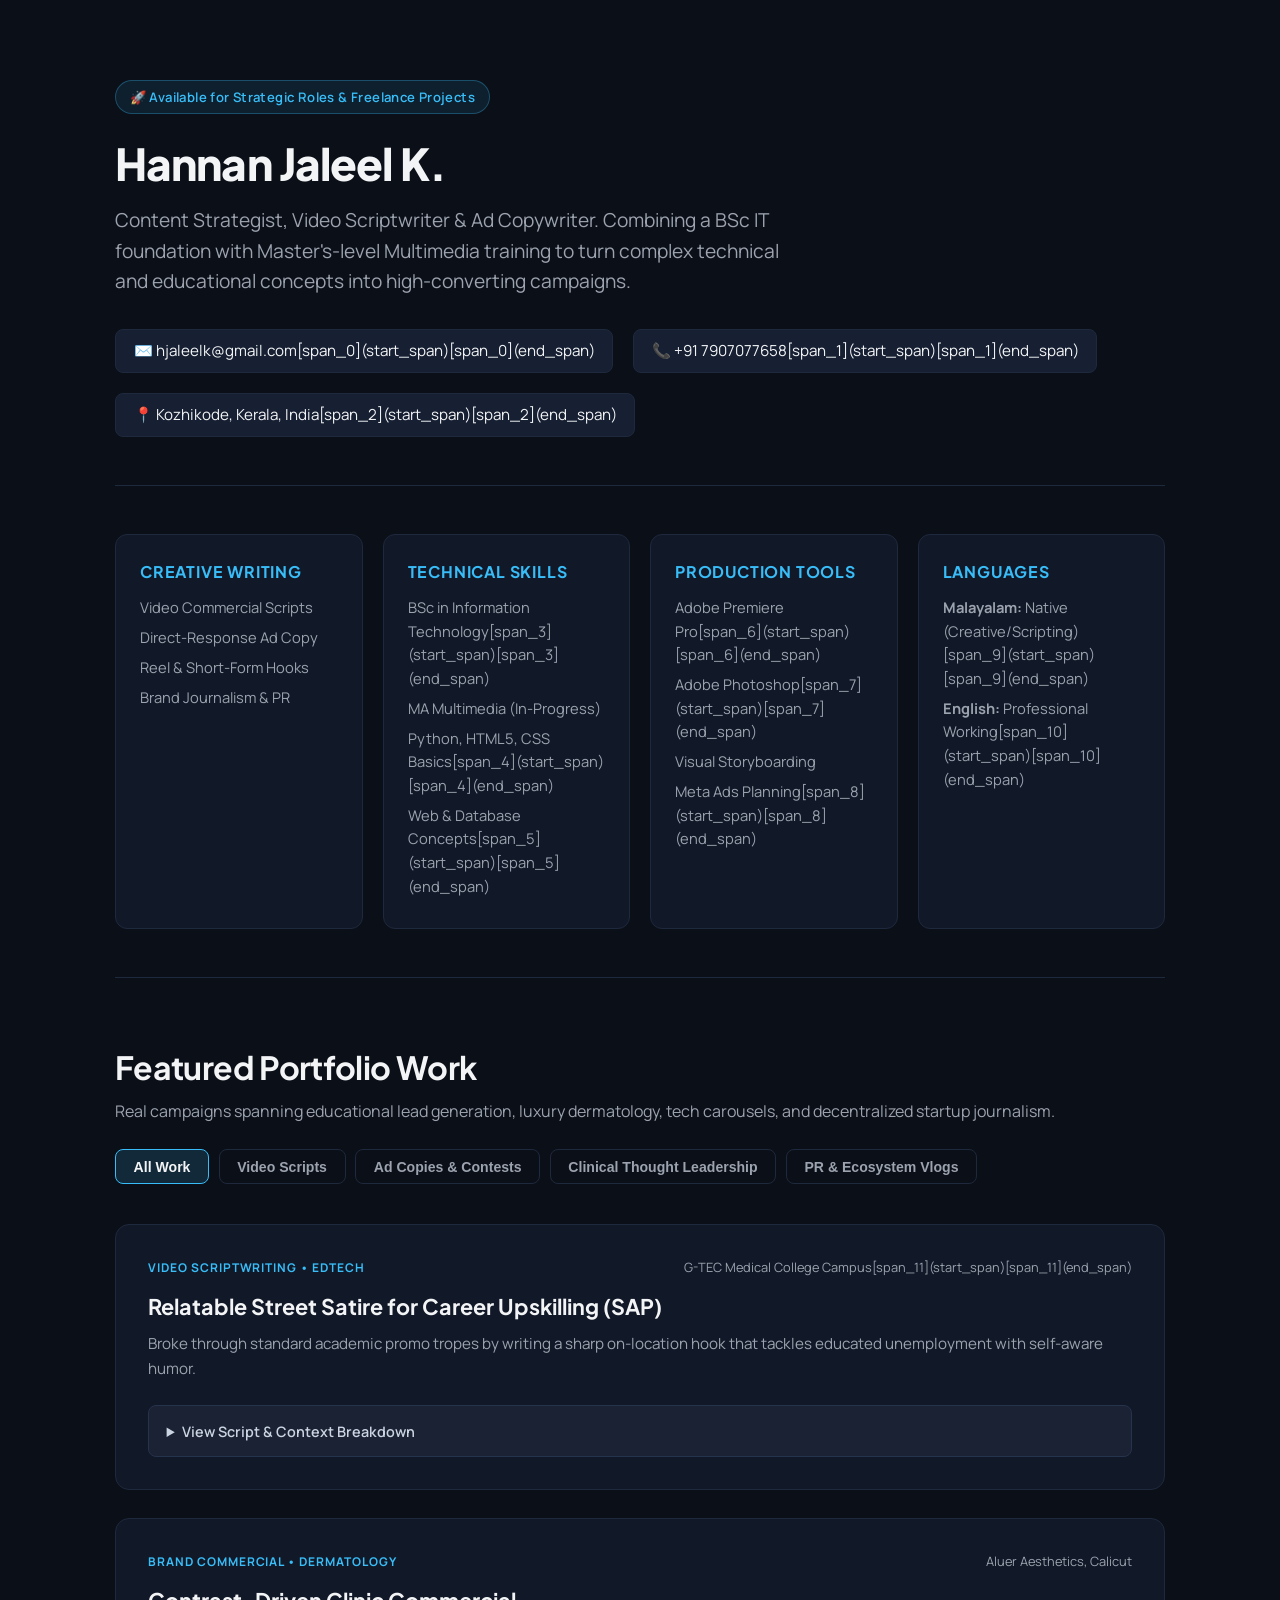
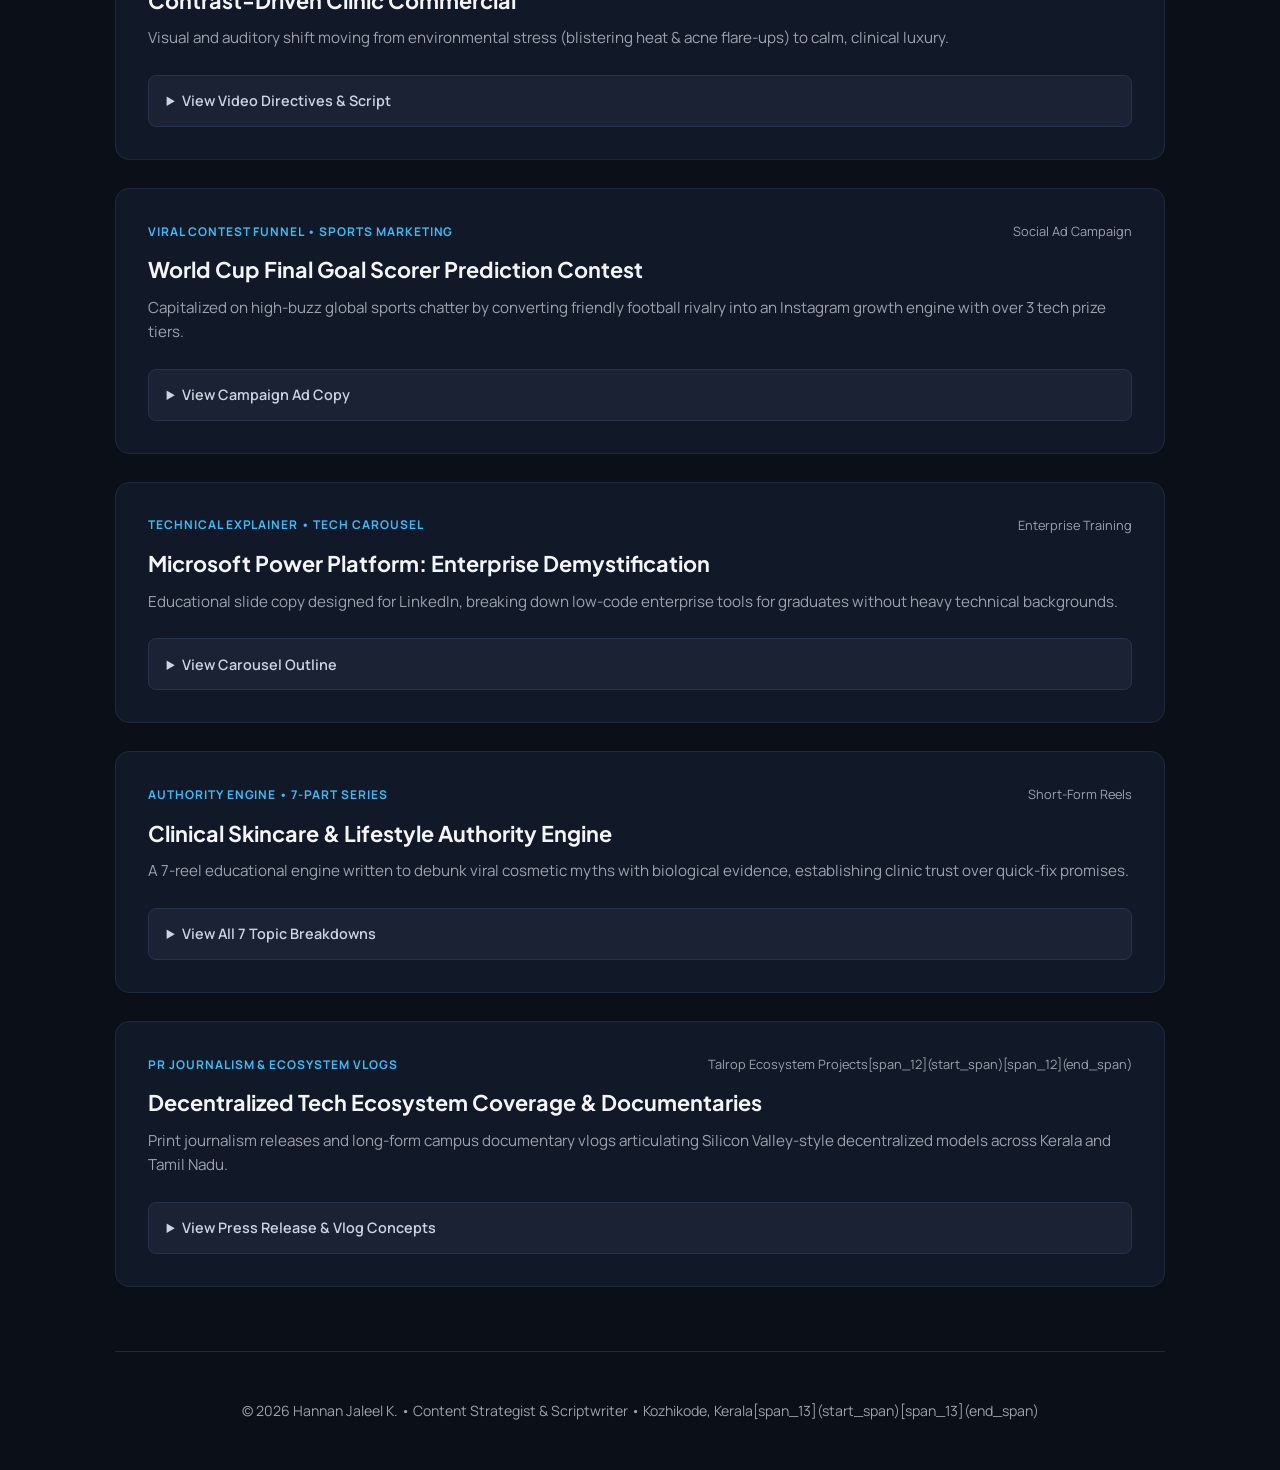
<file: Portfolio.html>
<!DOCTYPE html>
<html lang="en">
<head>
  <meta charset="UTF-8" />
  <meta name="viewport" content="width=device-width, initial-scale=1.0" />
  <title>Hannan Jaleel K. | Content Writer & Scriptwriter Portfolio</title>
  <link rel="preconnect" href="https://fonts.googleapis.com">
  <link rel="preconnect" href="https://fonts.gstatic.com" crossorigin>
  <link href="https://fonts.googleapis.com/css2?family=Plus+Jakarta+Sans:wght@400;500;600;700;800&family=Manrope:wght@400;500;600&display=swap" rel="stylesheet">
  <style>
    :root {
      --bg: #0b0f17;
      --card-bg: #111827;
      --card-border: #1f293d;
      --accent: #38bdf8;
      --accent-glow: rgba(56, 189, 248, 0.15);
      --text-main: #f3f4f6;
      --text-muted: #9ca3af;
      --malayalam-bg: #1a2234;
      --tag-bg: rgba(56, 189, 248, 0.1);
    }

    * {
      box-sizing: border-box;
      margin: 0;
      padding: 0;
    }

    body {
      font-family: 'Manrope', -apple-system, BlinkMacSystemFont, sans-serif;
      background-color: var(--bg);
      color: var(--text-main);
      line-height: 1.6;
      padding: 0 1.5rem;
    }

    .container {
      max-width: 1050px;
      margin: 0 auto;
    }

    /* Hero Section */
    header {
      padding: 5rem 0 3rem;
      border-bottom: 1px solid var(--card-border);
    }

    .badge {
      display: inline-flex;
      align-items: center;
      gap: 0.5rem;
      background: var(--tag-bg);
      color: var(--accent);
      border: 1px solid rgba(56, 189, 248, 0.3);
      padding: 0.35rem 0.85rem;
      border-radius: 9999px;
      font-size: 0.82rem;
      font-weight: 600;
      letter-spacing: 0.03em;
      margin-bottom: 1.5rem;
    }

    h1 {
      font-family: 'Plus Jakarta Sans', sans-serif;
      font-size: 2.75rem;
      font-weight: 800;
      letter-spacing: -0.02em;
      line-height: 1.15;
      margin-bottom: 1rem;
    }

    .subtitle {
      font-size: 1.2rem;
      color: var(--text-muted);
      max-width: 680px;
      margin-bottom: 2rem;
    }

    .contact-row {
      display: flex;
      flex-wrap: wrap;
      gap: 1.25rem;
      font-size: 0.95rem;
    }

    .contact-link {
      display: inline-flex;
      align-items: center;
      gap: 0.5rem;
      color: var(--text-main);
      text-decoration: none;
      background: #162032;
      border: 1px solid var(--card-border);
      padding: 0.55rem 1.1rem;
      border-radius: 8px;
      transition: all 0.2s ease;
    }

    .contact-link:hover {
      border-color: var(--accent);
      background: var(--card-border);
      transform: translateY(-1px);
    }

    /* Skills Grid */
    .skills-section {
      padding: 3rem 0;
      display: grid;
      grid-template-columns: repeat(auto-fit, minmax(240px, 1fr));
      gap: 1.25rem;
      border-bottom: 1px solid var(--card-border);
    }

    .skill-card {
      background: var(--card-bg);
      border: 1px solid var(--card-border);
      padding: 1.5rem;
      border-radius: 12px;
    }

    .skill-card h3 {
      font-family: 'Plus Jakarta Sans', sans-serif;
      font-size: 1rem;
      color: var(--accent);
      margin-bottom: 0.75rem;
      text-transform: uppercase;
      letter-spacing: 0.05em;
    }

    .skill-card ul {
      list-style: none;
      color: var(--text-muted);
      font-size: 0.92rem;
    }

    .skill-card li {
      margin-bottom: 0.4rem;
    }

    /* Projects & Filter */
    .projects-section {
      padding: 4rem 0;
    }

    .section-head {
      margin-bottom: 2rem;
    }

    .section-head h2 {
      font-family: 'Plus Jakarta Sans', sans-serif;
      font-size: 2rem;
      font-weight: 700;
      letter-spacing: -0.02em;
    }

    .filter-tabs {
      display: flex;
      flex-wrap: wrap;
      gap: 0.6rem;
      margin: 1.5rem 0 2.5rem;
    }

    .filter-btn {
      background: transparent;
      border: 1px solid var(--card-border);
      color: var(--text-muted);
      padding: 0.55rem 1.1rem;
      border-radius: 8px;
      cursor: pointer;
      font-weight: 600;
      font-size: 0.88rem;
      transition: all 0.2s;
    }

    .filter-btn.active, .filter-btn:hover {
      color: var(--text-main);
      background: var(--accent-glow);
      border-color: var(--accent);
    }

    /* Portfolio Cards */
    .portfolio-grid {
      display: flex;
      flex-direction: column;
      gap: 1.75rem;
    }

    .project-card {
      background: var(--card-bg);
      border: 1px solid var(--card-border);
      border-radius: 14px;
      padding: 2rem;
      transition: border-color 0.2s;
    }

    .project-card:hover {
      border-color: rgba(56, 189, 248, 0.4);
    }

    .card-meta {
      display: flex;
      justify-content: space-between;
      align-items: center;
      margin-bottom: 0.75rem;
    }

    .card-tag {
      font-size: 0.75rem;
      text-transform: uppercase;
      letter-spacing: 0.08em;
      font-weight: 700;
      color: var(--accent);
    }

    .card-title {
      font-family: 'Plus Jakarta Sans', sans-serif;
      font-size: 1.35rem;
      font-weight: 700;
      margin-bottom: 0.5rem;
    }

    .card-desc {
      color: var(--text-muted);
      font-size: 0.95rem;
      margin-bottom: 1.5rem;
    }

    /* Bilingual Details Accordion */
    details {
      background: var(--malayalam-bg);
      border: 1px solid #26334d;
      border-radius: 8px;
      overflow: hidden;
    }

    summary {
      padding: 0.85rem 1.1rem;
      cursor: pointer;
      font-weight: 600;
      font-size: 0.9rem;
      color: #cbd5e1;
      user-select: none;
      outline: none;
    }

    summary:hover {
      color: var(--accent);
    }

    .accordion-content {
      padding: 1.25rem;
      border-top: 1px solid #26334d;
      font-size: 0.92rem;
    }

    .copy-box {
      margin-bottom: 1rem;
      padding-left: 0.75rem;
      border-left: 2px solid var(--accent);
    }

    .copy-box.malayalam {
      font-size: 1rem;
      line-height: 1.8;
      color: #e2e8f0;
    }

    .copy-box.english {
      color: #94a3b8;
    }

    .copy-label {
      font-size: 0.72rem;
      text-transform: uppercase;
      font-weight: 700;
      letter-spacing: 0.08em;
      margin-bottom: 0.35rem;
      color: var(--accent);
    }

    /* Skincare Table */
    .skincare-table {
      width: 100%;
      border-collapse: collapse;
      margin-top: 1rem;
      font-size: 0.88rem;
    }

    .skincare-table th, .skincare-table td {
      border: 1px solid #26334d;
      padding: 0.75rem 1rem;
      text-align: left;
    }

    .skincare-table th {
      background: #141b2d;
      color: var(--accent);
    }

    footer {
      padding: 3rem 0;
      text-align: center;
      border-top: 1px solid var(--card-border);
      color: var(--text-muted);
      font-size: 0.88rem;
    }

    @media (max-width: 650px) {
      h1 { font-size: 2.1rem; }
      .contact-row { flex-direction: column; }
      .project-card { padding: 1.25rem; }
    }
  </style>
</head>
<body>

  <div class="container">
    <!-- Hero -->
    <header>
      <div class="badge">🚀 Available for Strategic Roles & Freelance Projects</div>
      <h1>Hannan Jaleel K.</h1>
      <p class="subtitle">
        Content Strategist, Video Scriptwriter & Ad Copywriter. Combining a BSc IT foundation with Master's-level Multimedia training to turn complex technical and educational concepts into high-converting campaigns.
      </p>
      <div class="contact-row">
        <a href="mailto:hjaleelk@gmail.com" class="contact-link">
          ✉️ hjaleelk@gmail.com[span_0](start_span)[span_0](end_span)
        </a>
        <a href="tel:+917907077658" class="contact-link">
          📞 +91 7907077658[span_1](start_span)[span_1](end_span)
        </a>
        <span class="contact-link">
          📍 Kozhikode, Kerala, India[span_2](start_span)[span_2](end_span)
        </span>
      </div>
    </header>

    <!-- Skills -->
    <section class="skills-section">
      <div class="skill-card">
        <h3>Creative Writing</h3>
        <ul>
          <li>Video Commercial Scripts</li>
          <li>Direct-Response Ad Copy</li>
          <li>Reel & Short-Form Hooks</li>
          <li>Brand Journalism & PR</li>
        </ul>
      </div>
      <div class="skill-card">
        <h3>Technical Skills</h3>
        <ul>
          <li>BSc in Information Technology[span_3](start_span)[span_3](end_span)</li>
          <li>MA Multimedia (In-Progress)</li>
          <li>Python, HTML5, CSS Basics[span_4](start_span)[span_4](end_span)</li>
          <li>Web & Database Concepts[span_5](start_span)[span_5](end_span)</li>
        </ul>
      </div>
      <div class="skill-card">
        <h3>Production Tools</h3>
        <ul>
          <li>Adobe Premiere Pro[span_6](start_span)[span_6](end_span)</li>
          <li>Adobe Photoshop[span_7](start_span)[span_7](end_span)</li>
          <li>Visual Storyboarding</li>
          <li>Meta Ads Planning[span_8](start_span)[span_8](end_span)</li>
        </ul>
      </div>
      <div class="skill-card">
        <h3>Languages</h3>
        <ul>
          <li><strong>Malayalam:</strong> Native (Creative/Scripting)[span_9](start_span)[span_9](end_span)</li>
          <li><strong>English:</strong> Professional Working[span_10](start_span)[span_10](end_span)</li>
        </ul>
      </div>
    </section>

    <!-- Work Projects -->
    <section class="projects-section">
      <div class="section-head">
        <h2>Featured Portfolio Work</h2>
        <p style="color: var(--text-muted); margin-top: 0.35rem;">
          Real campaigns spanning educational lead generation, luxury dermatology, tech carousels, and decentralized startup journalism.
        </p>

        <!-- Filter Controls -->
        <div class="filter-tabs">
          <button class="filter-btn active" onclick="filterSelection('all')">All Work</button>
          <button class="filter-btn" onclick="filterSelection('scripts')">Video Scripts</button>
          <button class="filter-btn" onclick="filterSelection('ads')">Ad Copies & Contests</button>
          <button class="filter-btn" onclick="filterSelection('dermatology')">Clinical Thought Leadership</button>
          <button class="filter-btn" onclick="filterSelection('pr')">PR & Ecosystem Vlogs</button>
        </div>
      </div>

      <div class="portfolio-grid">

        <!-- Project 1 -->
        <div class="project-card" data-category="scripts">
          <div class="card-meta">
            <span class="card-tag">Video Scriptwriting • EdTech</span>
            <span style="font-size: 0.8rem; color: var(--text-muted);">G-TEC Medical College Campus[span_11](start_span)[span_11](end_span)</span>
          </div>
          <h3 class="card-title">Relatable Street Satire for Career Upskilling (SAP)</h3>
          <p class="card-desc">
            Broke through standard academic promo tropes by writing a sharp on-location hook that tackles educated unemployment with self-aware humor.
          </p>
          <details>
            <summary>View Script & Context Breakdown</summary>
            <div class="accordion-content">
              <div class="copy-box malayalam">
                <div class="copy-label">Script Hook (Malayalam)</div>
                "ഈ റോഡിലേക്കിറങ്ങി ഈ കല്ലെടുത്ത് മുകളിലേക്കിട്ടാൽ... അത് വന്ന് വീഴുന്നത് ഒരു തൊഴിൽ രഹിതന്റെ തലയിലാവും... (കല്ല് എറിയുന്നു) Yes guys ഞാനും ഒരു തൊഴിൽ രഹിതയായിരുന്നു... but not any more. (Full Confidence) ഇപ്പോ ഞാൻ ex-തൊഴിൽ രഹിതയാണ്..."
              </div>
              <div class="copy-box english">
                <div class="copy-label">English Translation & Strategic Context</div>
                <em>"If you toss a pebble up on this street, chances are it'll hit an unemployed graduate. Yes guys, I was one of them too... but not anymore! I'm officially an ex-unemployed graduate."</em><br><br>
                <strong>Strategy:</strong> Stops scrolling instantly by voicing universal job-search frustration before pitching SAP certification, practical training, and guaranteed mentorship as the bridge out of unemployment.
              </div>
            </div>
          </details>
        </div>

        <!-- Project 2 -->
        <div class="project-card" data-category="scripts">
          <div class="card-meta">
            <span class="card-tag">Brand Commercial • Dermatology</span>
            <span style="font-size: 0.8rem; color: var(--text-muted);">Aluer Aesthetics, Calicut</span>
          </div>
          <h3 class="card-title">Contrast-Driven Clinic Commercial</h3>
          <p class="card-desc">
            Visual and auditory shift moving from environmental stress (blistering heat & acne flare-ups) to calm, clinical luxury.
          </p>
          <details>
            <summary>View Video Directives & Script</summary>
            <div class="accordion-content">
              <div class="copy-box english">
                <div class="copy-label">Video Concept & Voiceover (English)</div>
                <strong>Visual:</strong> Anchor squints against direct tropical midday sun, stressed and fatigued. Cut to seamless entry into an air-conditioned clinic with a calm, clinical reception.<br><br>
                <strong>VO:</strong> <em>"With this scorching sun and our busy workdays… our skin easily gets tanned, tired, and starts to lose its glow. And if you're dealing with acne, it only makes things worse. But there is a solution... A place that offers expert care tailored for your skin and hair: Aluer Aesthetics."</em>
              </div>
            </div>
          </details>
        </div>

        <!-- Project 3 -->
        <div class="project-card" data-category="ads">
          <div class="card-meta">
            <span class="card-tag">Viral Contest Funnel • Sports Marketing</span>
            <span style="font-size: 0.8rem; color: var(--text-muted);">Social Ad Campaign</span>
          </div>
          <h3 class="card-title">World Cup Final Goal Scorer Prediction Contest</h3>
          <p class="card-desc">
            Capitalized on high-buzz global sports chatter by converting friendly football rivalry into an Instagram growth engine with over 3 tech prize tiers.
          </p>
          <details>
            <summary>View Campaign Ad Copy</summary>
            <div class="accordion-content">
              <div class="copy-box malayalam">
                <div class="copy-label">Ad Copy (Malayalam)</div>
                "പെനാൽറ്റി അടിച്ചതു നോക്കണ്ട, ആരടിച്ചാലും നിങ്ങൾ അർജന്റീന കപ്പടിക്കൂല... ഈ കരച്ചിലിതുവരെ തീർന്നില്ലേ? വേറൊരു കാര്യമുണ്ട്! 2026 World cup final നോട് അനുബന്ധിച്ച് സംഘടിപ്പിക്കുന്ന Final goal scorer prediction contest..."
              </div>
              <div class="copy-box english">
                <div class="copy-label">Strategy & Funnel Mechanics</div>
                Starts with playful banter on match penalties to drive comments, then funnels users to follow the account and tag three friends to qualify for smartphones, speakers, and smartwatches.
              </div>
            </div>
          </details>
        </div>

        <!-- Project 4 -->
        <div class="project-card" data-category="ads">
          <div class="card-meta">
            <span class="card-tag">Technical Explainer • Tech Carousel</span>
            <span style="font-size: 0.8rem; color: var(--text-muted);">Enterprise Training</span>
          </div>
          <h3 class="card-title">Microsoft Power Platform: Enterprise Demystification</h3>
          <p class="card-desc">
            Educational slide copy designed for LinkedIn, breaking down low-code enterprise tools for graduates without heavy technical backgrounds.
          </p>
          <details>
            <summary>View Carousel Outline</summary>
            <div class="accordion-content">
              <div class="copy-box english">
                <div class="copy-label">Content Structure</div>
                • <strong>Slide 1 (Hook):</strong> "Why is this one term appearing everywhere on your LinkedIn job feed?" (Highlighting Power Platform Engineering).<br>
                • <strong>Slide 2 (The Breakdown):</strong> Explaining low-code architecture—building apps, workflows, and dashboards without manual codebases.<br>
                • <strong>Slide 3 (The Tools):</strong> Power Apps, Power Automate, Power BI, and Dataverse.<br>
                • <strong>Slide 4 (The Value):</strong> Speed, Automation, and Intelligence delivered to enterprise employers.
              </div>
            </div>
          </details>
        </div>

        <!-- Project 5 -->
        <div class="project-card" data-category="dermatology">
          <div class="card-meta">
            <span class="card-tag">Authority Engine • 7-Part Series</span>
            <span style="font-size: 0.8rem; color: var(--text-muted);">Short-Form Reels</span>
          </div>
          <h3 class="card-title">Clinical Skincare & Lifestyle Authority Engine</h3>
          <p class="card-desc">
            A 7-reel educational engine written to debunk viral cosmetic myths with biological evidence, establishing clinic trust over quick-fix promises.
          </p>
          <details>
            <summary>View All 7 Topic Breakdowns</summary>
            <div class="accordion-content">
              <table class="skincare-table">
                <thead>
                  <tr>
                    <th>Topic</th>
                    <th>Hook</th>
                    <th>Clinical Mechanism</th>
                  </tr>
                </thead>
                <tbody>
                  <tr>
                    <td><strong>01. Screen Time Aging</strong></td>
                    <td><em>"Your phone is digitally aging your face while you scroll."</em></td>
                    <td>HEV blue light penetrates past UV to the dermis, suppressing melatonin and cellular renewal.</td>
                  </tr>
                  <tr>
                    <td><strong>02. Skin Fasting</strong></td>
                    <td><em>"Stop sandblasting your face with too many products."</em></td>
                    <td>Continuous acid peeling induces chronic micro-inflammation; reset with a 28-day ceramide-only fast.</td>
                  </tr>
                  <tr>
                    <td><strong>03. Tropical Humidity</strong></td>
                    <td><em>"In Kerala, your skin isn't just oily—it's a bioreactor."</em></td>
                    <td>Heavy creams trap humidity and sebum, prompting fungal acne; switch to non-occlusive water gels.</td>
                  </tr>
                  <tr>
                    <td><strong>04. Internal Chemistry</strong></td>
                    <td><em>"Your skin is a diagnostic window into your lifestyle."</em></td>
                    <td>High cortisol melts hyaluronic reserves; sugar causes glycation, making collagen brittle.</td>
                  </tr>
                  <tr>
                    <td><strong>05. Consistency</strong></td>
                    <td><em>"A cheap routine used for 90 days beats an expensive 7-day one."</em></td>
                    <td>Cells need 28-40 days to renew; constant changes trigger chemical whiplash.</td>
                  </tr>
                  <tr>
                    <td><strong>06. Barrier Health</strong></td>
                    <td><em>"You don't have sensitive skin; you have a broken shield."</em></td>
                    <td>Leaking lipid mortars cause TEWL (water loss); solved by a 3:1:1 physiological lipid ratio.</td>
                  </tr>
                  <tr>
                    <td><strong>07. Clinical Reset</strong></td>
                    <td><em>"Topical creams have limits. Your skin needs a cellular reboot."</em></td>
                    <td>Deep stimulation via microneedling triggers natural growth factor generation.</td>
                  </tr>
                </tbody>
              </table>
            </div>
          </details>
        </div>

        <!-- Project 6 -->
        <div class="project-card" data-category="pr">
          <div class="card-meta">
            <span class="card-tag">PR Journalism & Ecosystem Vlogs</span>
            <span style="font-size: 0.8rem; color: var(--text-muted);">Talrop Ecosystem Projects[span_12](start_span)[span_12](end_span)</span>
          </div>
          <h3 class="card-title">Decentralized Tech Ecosystem Coverage & Documentaries</h3>
          <p class="card-desc">
            Print journalism releases and long-form campus documentary vlogs articulating Silicon Valley-style decentralized models across Kerala and Tamil Nadu.
          </p>
          <details>
            <summary>View Press Release & Vlog Concepts</summary>
            <div class="accordion-content">
              <div class="copy-box english">
                <div class="copy-label">1. Print PR: Tamil Nadu Expansion</div>
                Published reportage covering Talrop's soft launch across 39 parliamentary constituencies in Tamil Nadu, linking regional tech parks to global markets.
              </div>
              <div class="copy-box english">
                <div class="copy-label">2. Vlog Documentary: Christ College Techies Park</div>
                <em>"തൃശ്ശൂരിൽ സിലിക്കൺ വാലി ഒരുക്കുന്ന ക്രൈസ്റ്റ് കോളേജ്!"</em> — Explores Frederick Terman's role in creating Silicon Valley at Stanford University, framing Christ College's NAAC A++ campus as an active Industry-on-Campus environment for student startups.
              </div>
              <div class="copy-box english">
                <div class="copy-label">3. Vlog Documentary: Mavoor Village Park</div>
                <em>"മാറ്റത്തിന്റെ മധുരം നുകർന്ന് മാവൂർ"</em> — Documents the evolution of Mavoor from an inactive industrial town into a decentralized IT village park enabling local digital careers.
              </div>
            </div>
          </details>
        </div>

      </div>
    </section>

    <!-- Footer -->
    <footer>
      <p>© 2026 Hannan Jaleel K. • Content Strategist & Scriptwriter • Kozhikode, Kerala[span_13](start_span)[span_13](end_span)</p>
    </footer>
  </div>

  <script>
    function filterSelection(category) {
      const cards = document.querySelectorAll('.project-card');
      const buttons = document.querySelectorAll('.filter-btn');

      buttons.forEach(btn => {
        btn.classList.remove('active');
        if (btn.getAttribute('onclick').includes(category)) {
          btn.classList.add('active');
        }
      });

      cards.forEach(card => {
        if (category === 'all' || card.getAttribute('data-category') === category) {
          card.style.display = 'block';
        } else {
          card.style.display = 'none';
        }
      });
    }
  </script>
</body>
</html>
</file>
